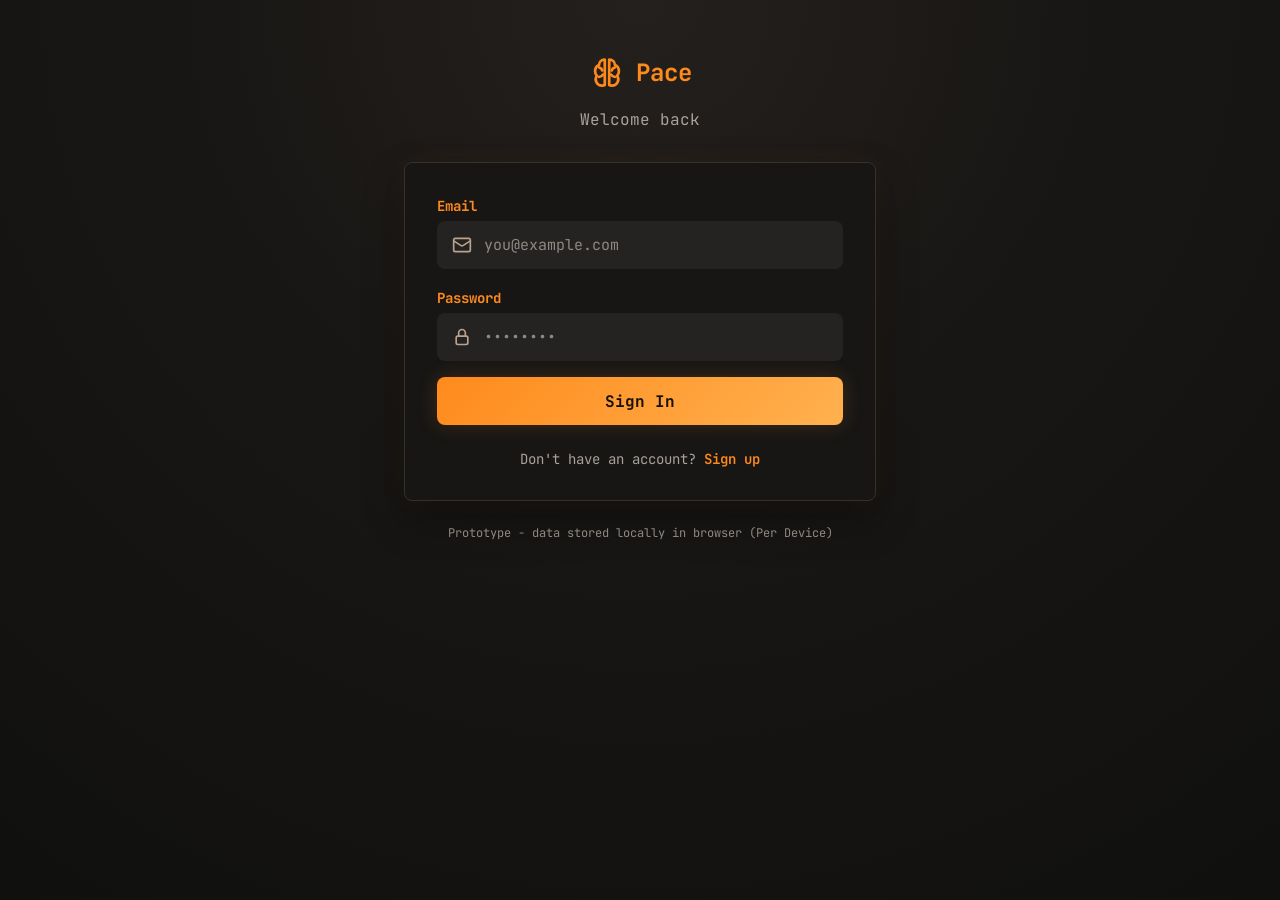
<file: index.html>
<!DOCTYPE html>
<html lang="en">
<head>
  <meta charset="UTF-8">
  <meta name="viewport" content="width=device-width, initial-scale=1.0">
  <title>Pace</title>
  <meta http-equiv="refresh" content="0; url=register.html">
</head>
<body>
  <script>
    window.location.replace("login.html");
  </script>
</body>
</html>
</file>
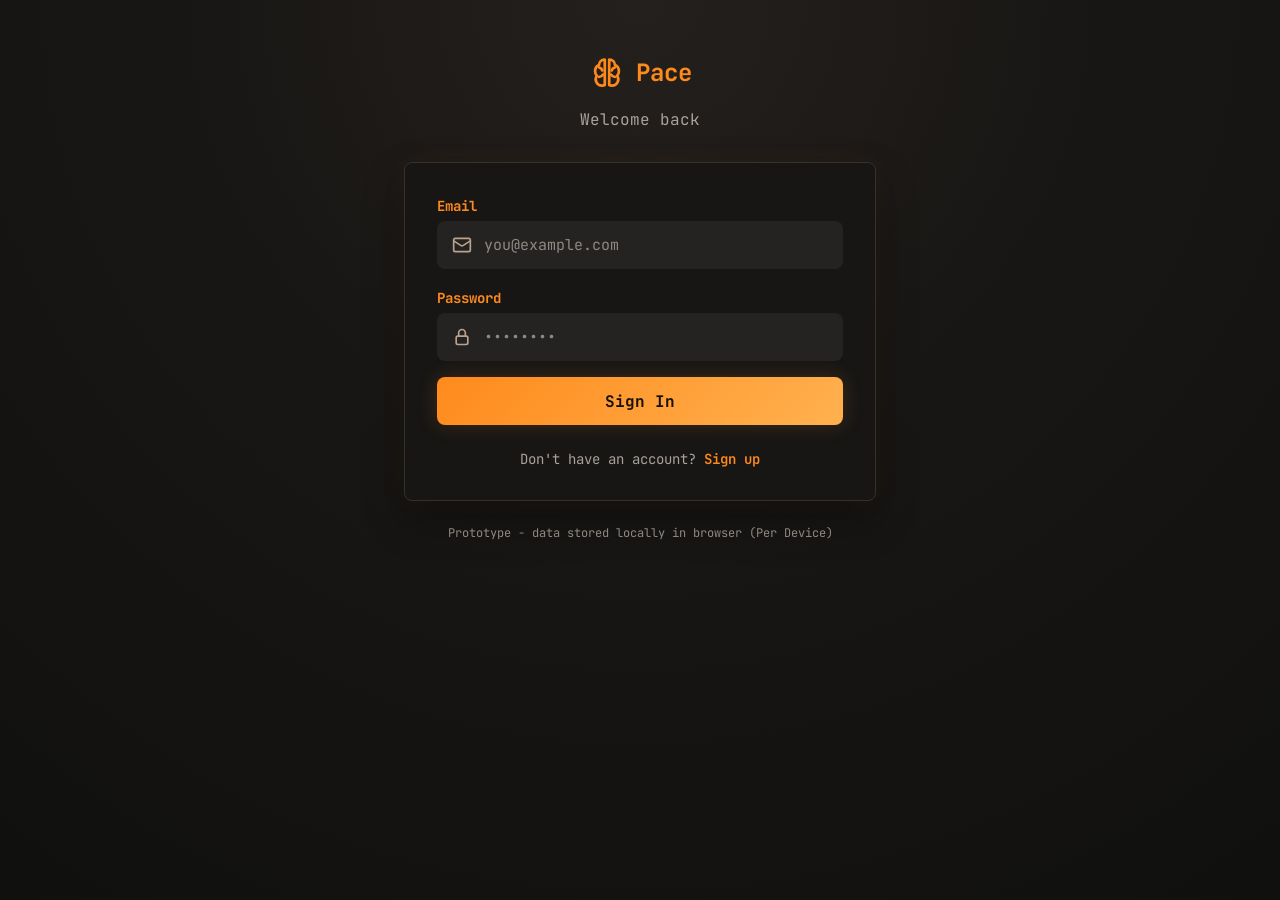
<file: dashboard.html>
<!DOCTYPE html>
<html lang="en">
<head>
  <meta charset="UTF-8">
  <meta name="viewport" content="width=device-width, initial-scale=1.0">
  <title>Pace | Dashboard</title>
  <link rel="stylesheet" href="css/dashboard.css">
</head>
<body class="app-body">
  <main class="app-page">
    <header class="app-header">
      <section class="brand app-brand" aria-label="Pace">
        <div class="brand-mark app-brand-mark" aria-hidden="true">
          <svg viewBox="0 0 48 48" role="img">
            <path d="M21 7c-4 0-7 3-7 7-3 1-5 4-5 8 0 2 .8 4 2.2 5.4A8 8 0 0 0 18 40c1.2 0 2.3-.3 3.2-.8V7.1L21 7Z"></path>
            <path d="M27 7c4 0 7 3 7 7 3 1 5 4 5 8 0 2-.8 4-2.2 5.4A8 8 0 0 1 30 40c-1.2 0-2.3-.3-3.2-.8V7.1L27 7Z"></path>
            <path d="M14 17c2 .4 3.4 1.7 4 3.8M14 29c2.2-.1 3.8-1.1 4.8-3M34 17c-2 .4-3.4 1.7-4 3.8M34 29c-2.2-.1-3.8-1.1-4.8-3"></path>
          </svg>
        </div>
        <h1>Pace</h1>
      </section>
      <p>Stress management &amp; productivity companion</p>
    </header>

    <section class="profile-card">
      <div class="profile-main">
        <div class="avatar" id="avatarInitial">M</div>
        <div>
          <h2 id="profileName">Mike</h2>
          <p id="profileEmail">Mike@gmail.com</p>
        </div>
      </div>
      <button class="icon-btn" id="logoutBtn" type="button" aria-label="Sign out">
        <svg viewBox="0 0 24 24" aria-hidden="true">
          <path d="M14 8V6a2 2 0 0 0-2-2H5a2 2 0 0 0-2 2v12a2 2 0 0 0 2 2h7a2 2 0 0 0 2-2v-2"></path>
          <path d="M9 12h12"></path>
          <path d="m18 9 3 3-3 3"></path>
        </svg>
      </button>
    </section>

    <section class="level-card">
      <div class="level-top">
        <div class="level-label">
          <svg viewBox="0 0 24 24" aria-hidden="true">
            <path d="M8 21h8"></path>
            <path d="M12 17v4"></path>
            <path d="M7 4h10v7a5 5 0 0 1-10 0V4Z"></path>
            <path d="M5 6H3v3a4 4 0 0 0 4 4"></path>
            <path d="M19 6h2v3a4 4 0 0 1-4 4"></path>
          </svg>
          <strong id="levelTitle">Level 1</strong>
        </div>
        <span id="xpText">0 / 100 XP</span>
      </div>
      <div class="progress-track" aria-hidden="true">
        <span id="xpBar"></span>
      </div>
    </section>

    <section class="stats-grid" aria-label="Progress stats">
      <article class="stat-card">
        <svg class="stat-orange" viewBox="0 0 24 24" aria-hidden="true">
          <path d="M8 21h8"></path>
          <path d="M12 17v4"></path>
          <path d="M7 4h10v7a5 5 0 0 1-10 0V4Z"></path>
          <path d="M5 6H3v3a4 4 0 0 0 4 4"></path>
          <path d="M19 6h2v3a4 4 0 0 1-4 4"></path>
        </svg>
        <strong id="completedCount">0</strong>
        <p>Tasks Completed</p>
      </article>
      <article class="stat-card">
        <svg class="stat-purple" viewBox="0 0 24 24" aria-hidden="true">
          <path d="m13 2-9 13h8l-1 7 9-13h-8l1-7Z"></path>
        </svg>
        <strong><span id="streakCount">1</span> days</strong>
        <p>Current Streak</p>
      </article>
      <article class="stat-card">
        <svg class="stat-blue" viewBox="0 0 24 24" aria-hidden="true">
          <path d="m12 2 3.1 6.3 6.9 1-5 4.9 1.2 6.8-6.2-3.3L5.8 21 7 14.2 2 9.3l6.9-1L12 2Z"></path>
        </svg>
        <strong id="levelCount">1</strong>
        <p>Level</p>
      </article>
    </section>

    <section class="stress-card" id="stressCard">
      <div class="stress-top">
        <div class="stress-title">
          <svg viewBox="0 0 24 24" aria-hidden="true">
            <path d="M3 12h4l2-8 4 16 2-8h6"></path>
          </svg>
          <strong>Stress Level</strong>
        </div>
        <strong id="stressLabel">Low</strong>
      </div>
      <div class="progress-track stress-track" aria-hidden="true">
        <span id="stressBar"></span>
      </div>
      <p id="stressMessage">Based on workload and deadlines</p>
    </section>

    <section class="fatigue-alert" id="fatigueAlert" hidden>
      <div class="fatigue-heading">
        <span class="fatigue-icon" aria-hidden="true">!</span>
        <strong>You seem mentally fatigued</strong>
      </div>
      <p id="fatigueIntro">Your current workload is high. Consider these:</p>
      <ul id="fatigueTips"></ul>
      <button class="fatigue-close" id="fatigueClose" type="button" aria-label="Dismiss alert">
        <svg viewBox="0 0 24 24" aria-hidden="true">
          <path d="M18 6 6 18"></path>
          <path d="m6 6 12 12"></path>
        </svg>
      </button>
    </section>

    <section class="task-card">
      <h2>Add New Task</h2>
      <form id="taskForm">
        <input type="text" id="taskTitle" placeholder="What needs to be done?" autocomplete="off">
        <div class="task-row">
          <input type="datetime-local" id="taskDeadline" aria-label="Task deadline">
          <button class="add-btn" type="submit">
            <span aria-hidden="true">+</span>
            Add
          </button>
        </div>
      </form>
    </section>

    <section class="controls" aria-label="Task filters">
      <div class="filter-label">
        <svg viewBox="0 0 24 24" aria-hidden="true">
          <path d="M3 4h18l-7 8v6l-4 2v-8L3 4Z"></path>
        </svg>
        <span>Filter:</span>
      </div>
      <div class="filter-tabs" id="filterTabs">
        <button class="filter-tab active" type="button" data-filter="all">All <span id="allCount">0</span></button>
        <button class="filter-tab" type="button" data-filter="active">Active <span id="activeCount">0</span></button>
        <button class="filter-tab" type="button" data-filter="completed">Completed <span id="doneCount">0</span></button>
      </div>
    </section>

    <section class="task-list" id="taskList" aria-live="polite">
      <p class="empty-state">No tasks yet. Add your first task above!</p>
    </section>
  </main>

  <script src="js/dashboard.js"></script>
</body>
</html>
</file>
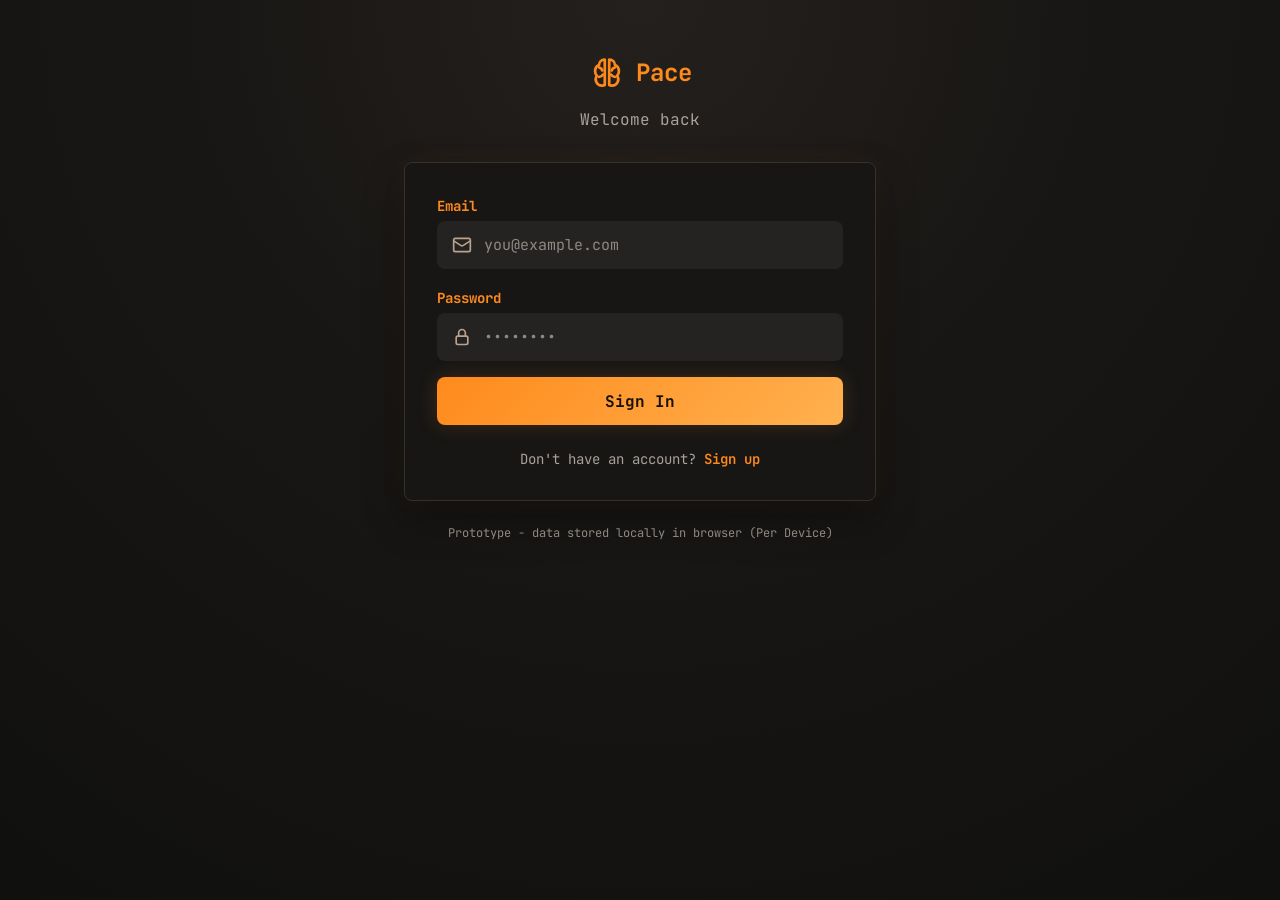
<file: login.html>
<!DOCTYPE html>
<html lang="en">
<head>
  <meta charset="UTF-8">
  <meta name="viewport" content="width=device-width, initial-scale=1.0">
  <title>Pace | Sign In</title>
  <link rel="stylesheet" href="css/login.css">
</head>
<body>
  <main class="auth-page">
    <section class="brand" aria-label="Pace">
      <div class="brand-mark" aria-hidden="true">
        <svg viewBox="0 0 48 48" role="img">
          <path d="M21 7c-4 0-7 3-7 7-3 1-5 4-5 8 0 2 .8 4 2.2 5.4A8 8 0 0 0 18 40c1.2 0 2.3-.3 3.2-.8V7.1L21 7Z"></path>
          <path d="M27 7c4 0 7 3 7 7 3 1 5 4 5 8 0 2-.8 4-2.2 5.4A8 8 0 0 1 30 40c-1.2 0-2.3-.3-3.2-.8V7.1L27 7Z"></path>
          <path d="M14 17c2 .4 3.4 1.7 4 3.8M14 29c2.2-.1 3.8-1.1 4.8-3M34 17c-2 .4-3.4 1.7-4 3.8M34 29c-2.2-.1-3.8-1.1-4.8-3"></path>
        </svg>
      </div>
      <h1>Pace</h1>
    </section>

    <p class="auth-subtitle">Welcome back</p>

    <form class="auth-card auth-card-small" id="loginForm" novalidate>
      <div class="alert" id="loginAlert" role="alert" hidden>
        <span aria-hidden="true">!</span>
        <p>Please enter your email and password</p>
      </div>

      <label class="field">
        <span>Email</span>
        <span class="input-wrap">
          <svg viewBox="0 0 24 24" aria-hidden="true">
            <path d="m22 7-8.9 5.7a2 2 0 0 1-2.2 0L2 7"></path>
            <rect x="2" y="4" width="20" height="16" rx="2"></rect>
          </svg>
          <input type="email" id="loginEmail" placeholder="you@example.com" autocomplete="email">
        </span>
      </label>

      <label class="field">
        <span>Password</span>
        <span class="input-wrap">
          <svg viewBox="0 0 24 24" aria-hidden="true">
            <rect x="5" y="11" width="14" height="10" rx="2"></rect>
            <path d="M8 11V7a4 4 0 0 1 8 0v4"></path>
          </svg>
          <input type="password" id="loginPassword" placeholder="&bull;&bull;&bull;&bull;&bull;&bull;&bull;&bull;" autocomplete="current-password">
        </span>
      </label>

      <button class="primary-btn" type="submit">Sign In</button>

      <p class="auth-link">Don't have an account? <a href="register.html">Sign up</a></p>
    </form>

    <p class="auth-note">Prototype - data stored locally in browser (Per Device)</p>
  </main>

  <script src="js/login.js"></script>
</body>
</html>
</file>
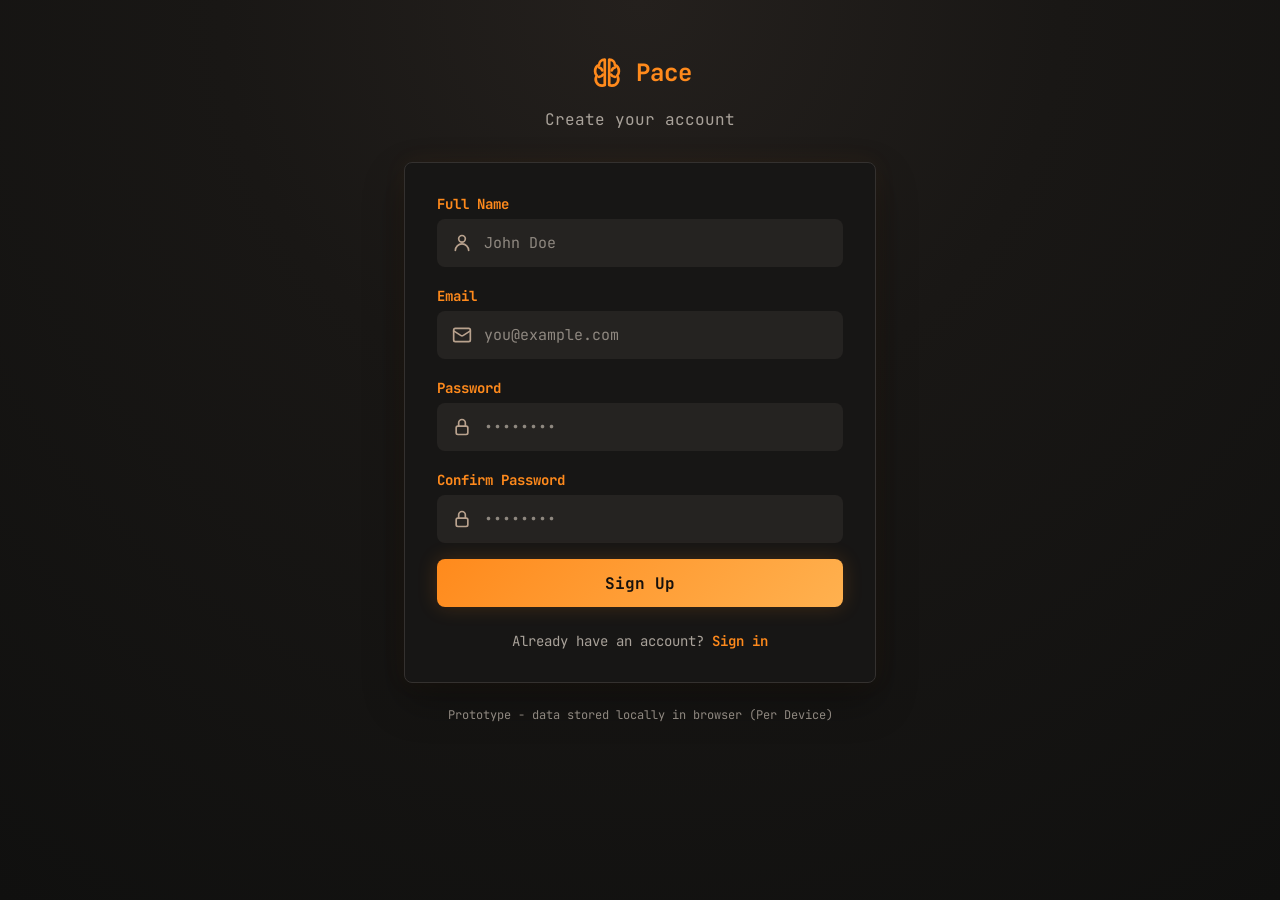
<file: register.html>
<!DOCTYPE html>
<html lang="en">
<head>
  <meta charset="UTF-8">
  <meta name="viewport" content="width=device-width, initial-scale=1.0">
  <title>Pace | Sign Up</title>
  <link rel="stylesheet" href="css/register.css">
</head>
<body>
  <main class="auth-page">
    <section class="brand" aria-label="Pace">
      <div class="brand-mark" aria-hidden="true">
        <svg viewBox="0 0 48 48" role="img">
          <path d="M21 7c-4 0-7 3-7 7-3 1-5 4-5 8 0 2 .8 4 2.2 5.4A8 8 0 0 0 18 40c1.2 0 2.3-.3 3.2-.8V7.1L21 7Z"></path>
          <path d="M27 7c4 0 7 3 7 7 3 1 5 4 5 8 0 2-.8 4-2.2 5.4A8 8 0 0 1 30 40c-1.2 0-2.3-.3-3.2-.8V7.1L27 7Z"></path>
          <path d="M14 17c2 .4 3.4 1.7 4 3.8M14 29c2.2-.1 3.8-1.1 4.8-3M34 17c-2 .4-3.4 1.7-4 3.8M34 29c-2.2-.1-3.8-1.1-4.8-3"></path>
        </svg>
      </div>
      <h1>Pace</h1>
    </section>

    <p class="auth-subtitle">Create your account</p>

    <form class="auth-card" id="signupForm" novalidate>
      <div class="alert" id="signupAlert" role="alert" hidden>
        <span aria-hidden="true">!</span>
        <p>Please fill in all fields</p>
      </div>

      <label class="field">
        <span>Full Name</span>
        <span class="input-wrap">
          <svg viewBox="0 0 24 24" aria-hidden="true">
            <path d="M20 21a8 8 0 0 0-16 0"></path>
            <circle cx="12" cy="7" r="4"></circle>
          </svg>
          <input type="text" id="signupName" placeholder="John Doe" autocomplete="name">
        </span>
      </label>

      <label class="field">
        <span>Email</span>
        <span class="input-wrap">
          <svg viewBox="0 0 24 24" aria-hidden="true">
            <path d="m22 7-8.9 5.7a2 2 0 0 1-2.2 0L2 7"></path>
            <rect x="2" y="4" width="20" height="16" rx="2"></rect>
          </svg>
          <input type="email" id="signupEmail" placeholder="you@example.com" autocomplete="email">
        </span>
      </label>

      <label class="field">
        <span>Password</span>
        <span class="input-wrap">
          <svg viewBox="0 0 24 24" aria-hidden="true">
            <rect x="5" y="11" width="14" height="10" rx="2"></rect>
            <path d="M8 11V7a4 4 0 0 1 8 0v4"></path>
          </svg>
          <input type="password" id="signupPassword" placeholder="&bull;&bull;&bull;&bull;&bull;&bull;&bull;&bull;" autocomplete="new-password">
        </span>
      </label>

      <label class="field">
        <span>Confirm Password</span>
        <span class="input-wrap">
          <svg viewBox="0 0 24 24" aria-hidden="true">
            <rect x="5" y="11" width="14" height="10" rx="2"></rect>
            <path d="M8 11V7a4 4 0 0 1 8 0v4"></path>
          </svg>
          <input type="password" id="signupConfirm" placeholder="&bull;&bull;&bull;&bull;&bull;&bull;&bull;&bull;" autocomplete="new-password">
        </span>
      </label>

      <button class="primary-btn" type="submit">Sign Up</button>

      <p class="auth-link">Already have an account? <a href="login.html">Sign in</a></p>
    </form>

    <p class="auth-note">Prototype - data stored locally in browser (Per Device)</p>
  </main>

  <script src="js/register.js"></script>
</body>
</html>
</file>
<file: css/dashboard.css>
@import url("https://fonts.googleapis.com/css2?family=JetBrains+Mono:wght@400;500;600;700&display=swap");

:root {
  --ink: #ff8a1c;
  --text: #ffb15c;
  --muted: #a9a29a;
  --line: #34312f;
  --surface: #171615;
  --surface-soft: #201d1a;
  --white: #ff8a1c;
}

* {
  box-sizing: border-box;
}

body {
  margin: 0;
  min-height: 100vh;
  color: var(--text);
  font-family: "JetBrains Mono", "SFMono-Regular", Consolas, "Liberation Mono", monospace;
  background: #10100f;
}

.app-page {
  width: min(100%, 912px);
  min-height: 100vh;
  margin: 0 auto;
  padding: 17px 24px 22px;
  background: #10100f;
}

.app-header {
  text-align: center;
}

.brand {
  display: flex;
  align-items: center;
  justify-content: center;
  gap: 7px;
}

.brand h1 {
  margin: 0;
  font-size: 21px;
  line-height: 1;
  font-weight: 700;
  letter-spacing: 0;
  color: var(--ink);
}

.brand-mark,
.brand-mark svg {
  width: 28px;
  height: 28px;
}

.brand-mark {
  display: grid;
  place-items: center;
}

.brand-mark svg {
  fill: none;
  stroke: var(--ink);
  stroke-linecap: round;
  stroke-linejoin: round;
  stroke-width: 3.8;
}

.app-header p {
  margin: 7px 0 24px;
  color: var(--muted);
  font-size: 14px;
}

.profile-card,
.level-card,
.stat-card,
.stress-card,
.task-card {
  border: 1px solid var(--line);
  border-radius: 8px;
  background: var(--surface);
}

.profile-card {
  min-height: 75px;
  padding: 12px;
  display: flex;
  align-items: center;
  justify-content: space-between;
  gap: 18px;
}

.profile-main {
  display: flex;
  align-items: center;
  gap: 12px;
  min-width: 0;
}

.avatar {
  width: 48px;
  height: 48px;
  border-radius: 50%;
  display: grid;
  place-items: center;
  flex: 0 0 auto;
  color: #16110d;
  background: linear-gradient(135deg, #ff8a1c, #ffd166);
  font-size: 16px;
  font-weight: 700;
}

.profile-card h2 {
  margin: 0 0 2px;
  font-size: 18px;
  line-height: 1.25;
}

.profile-card p {
  margin: 0;
  color: var(--muted);
  font-size: 13px;
}

.icon-btn {
  width: 40px;
  height: 40px;
  border: 0;
  border-radius: 8px;
  display: grid;
  place-items: center;
  flex: 0 0 auto;
  color: var(--ink);
  background: transparent;
  cursor: pointer;
}

.icon-btn:hover {
  background: rgba(255, 138, 28, 0.1);
}

.icon-btn svg,
.filter-label svg,
.stress-title svg,
.level-label svg,
.stat-card svg {
  fill: none;
  stroke: currentColor;
  stroke-linecap: round;
  stroke-linejoin: round;
  stroke-width: 2;
}

.icon-btn svg {
  width: 22px;
  height: 22px;
}

.level-card {
  margin-top: 16px;
  padding: 17px;
  background: linear-gradient(120deg, rgba(255, 138, 28, 0.1), rgba(82, 70, 60, 0.24));
}

.level-top,
.stress-top {
  display: flex;
  align-items: center;
  justify-content: space-between;
  gap: 16px;
}

.level-label,
.stress-title {
  display: flex;
  align-items: center;
  gap: 9px;
  font-size: 14px;
}

.level-label svg {
  width: 18px;
  height: 18px;
  color: #ff8a1c;
}

.level-top span {
  color: var(--muted);
  font-size: 12px;
}

.progress-track {
  height: 8px;
  margin-top: 11px;
  border-radius: 999px;
  overflow: hidden;
  background: #2b2825;
}

.progress-track span {
  width: 0%;
  height: 100%;
  border-radius: inherit;
  display: block;
  background: linear-gradient(90deg, #ff8a1c, #ffd166);
  transition: width 180ms ease;
}

.stats-grid {
  margin-top: 12px;
  display: grid;
  grid-template-columns: repeat(3, 1fr);
  gap: 8px;
}

.stat-card {
  min-height: 86px;
  padding: 13px 12px 11px;
  display: grid;
  justify-items: center;
  align-content: center;
  text-align: center;
}

.stat-card svg {
  width: 20px;
  height: 20px;
  margin-bottom: 5px;
}

.stat-orange {
  color: #ff9800;
}

.stat-purple {
  color: #a146ff;
}

.stat-blue {
  color: #2878ff;
}

.stat-card strong {
  font-size: 14px;
  line-height: 1.2;
}

.stat-card p {
  margin: 5px 0 0;
  color: var(--muted);
  font-size: 12px;
}

.stress-card {
  margin-top: 17px;
  padding: 16px;
  border-color: rgba(0, 185, 130, 0.35);
  background: rgba(0, 185, 130, 0.08);
}

.stress-title svg {
  width: 19px;
  height: 19px;
  color: #00b982;
}

#stressLabel {
  color: #00a878;
  font-size: 14px;
}

.stress-track {
  background: #252321;
}

.stress-track span {
  width: 0%;
  background: #00b982;
}

.stress-card p {
  margin: 12px 0 0;
  color: var(--muted);
  font-size: 12px;
}

.stress-card.medium {
  border-color: rgba(245, 158, 11, 0.44);
  background: rgba(245, 158, 11, 0.09);
}

.stress-card.medium #stressLabel,
.stress-card.medium .stress-title svg {
  color: #c47a00;
}

.stress-card.medium .stress-track span {
  background: #f59e0b;
}

.stress-card.high {
  border-color: rgba(255, 45, 85, 0.45);
  background: rgba(255, 45, 85, 0.09);
}

.stress-card.high #stressLabel,
.stress-card.high .stress-title svg {
  color: #e02d52;
}

.stress-card.high .stress-track span {
  background: #ff2d55;
}

.fatigue-alert {
  position: relative;
  margin-top: 16px;
  padding: 15px 48px 14px 16px;
  border: 1px solid #ffbf35;
  border-radius: 8px;
  color: #ffb15c;
  background: rgba(255, 138, 28, 0.08);
}

.fatigue-alert[hidden] {
  display: none;
}

.fatigue-heading {
  display: flex;
  align-items: center;
  gap: 10px;
  color: #ffb15c;
  font-size: 14px;
}

.fatigue-icon {
  width: 18px;
  height: 18px;
  border: 1.5px solid #ff7a00;
  border-radius: 50%;
  display: grid;
  place-items: center;
  flex: 0 0 auto;
  color: #ff7a00;
  font-size: 12px;
  font-weight: 700;
  line-height: 1;
}

.fatigue-alert p {
  margin: 6px 0 0 28px;
  font-size: 12px;
}

.fatigue-alert ul {
  margin: 9px 0 0 28px;
  padding: 0;
  display: grid;
  gap: 9px;
  list-style: none;
  font-size: 12px;
}

.fatigue-alert li {
  display: flex;
  align-items: center;
  gap: 9px;
}

.fatigue-alert li svg,
.fatigue-close svg {
  fill: none;
  stroke: currentColor;
  stroke-linecap: round;
  stroke-linejoin: round;
  stroke-width: 2;
}

.fatigue-alert li svg {
  width: 15px;
  height: 15px;
  flex: 0 0 auto;
}

.fatigue-close {
  position: absolute;
  top: 16px;
  right: 14px;
  width: 28px;
  height: 28px;
  border: 0;
  border-radius: 8px;
  display: grid;
  place-items: center;
  color: #ff7a00;
  background: transparent;
  cursor: pointer;
}

.fatigue-close:hover {
  background: rgba(255, 122, 0, 0.08);
}

.fatigue-close svg {
  width: 18px;
  height: 18px;
}

.task-card {
  margin-top: 16px;
  padding: 16px;
}

.task-card h2 {
  margin: 0 0 13px;
  font-size: 16px;
}

.task-card input {
  width: 100%;
  min-width: 0;
  height: 50px;
  padding: 0 16px;
  border: 1px solid #34312f;
  border-radius: 8px;
  outline: 0;
  color: #ffd0a0;
  background: #252321;
  font: inherit;
  font-size: 15px;
}

.task-card input::placeholder {
  color: #8f8880;
  opacity: 1;
}

#taskTitle {
  margin-bottom: 8px;
}

.task-row {
  display: grid;
  grid-template-columns: 1fr 95px;
  gap: 8px;
}

.add-btn {
  height: 39px;
  align-self: center;
  border: 0;
  border-radius: 8px;
  display: inline-flex;
  align-items: center;
  justify-content: center;
  gap: 9px;
  color: #16110d;
  background: linear-gradient(135deg, #ff8a1c, #ffb14f);
  cursor: pointer;
  font: inherit;
  font-weight: 700;
}

.add-btn span {
  font-size: 26px;
  line-height: 1;
  font-weight: 400;
}

.controls {
  margin-top: 15px;
}

.filter-label {
  display: flex;
  align-items: center;
  gap: 8px;
  color: var(--muted);
  font-size: 13px;
}

.filter-label svg {
  width: 18px;
  height: 18px;
}

.filter-tabs {
  margin-top: 9px;
  display: grid;
  grid-template-columns: repeat(3, 1fr);
  gap: 8px;
}

.filter-tab {
  min-height: 63px;
  border: 0;
  border-radius: 8px;
  display: grid;
  place-items: center;
  gap: 4px;
  color: var(--muted);
  background: #252321;
  cursor: pointer;
  font: inherit;
  font-size: 14px;
  font-weight: 700;
}

.filter-tab span {
  font-size: 12px;
  font-weight: 500;
}

.filter-tab.active {
  color: #16110d;
  background: linear-gradient(135deg, #ff8a1c, #ffb14f);
}

.task-list {
  margin-top: 18px;
  display: grid;
  gap: 10px;
}

.empty-state {
  margin: 47px 0 0;
  color: var(--muted);
  text-align: center;
  font-size: 16px;
}

.task-item {
  padding: 13px 14px;
  border: 1px solid var(--line);
  border-radius: 8px;
  display: grid;
  grid-template-columns: auto 1fr auto;
  align-items: center;
  gap: 12px;
  background: var(--surface);
}

.task-actions {
  display: inline-flex;
  align-items: center;
  justify-content: flex-end;
  gap: 8px;
}

.task-check {
  width: 22px;
  height: 22px;
  accent-color: var(--ink);
}

.task-item h3 {
  margin: 0 0 4px;
  font-size: 15px;
}

.task-item p {
  margin: 0;
  color: var(--muted);
  font-size: 12px;
}

.task-item.done h3 {
  color: #8f8880;
  text-decoration: line-through;
}

.task-pill {
  padding: 5px 8px;
  border-radius: 999px;
  color: #c7beb4;
  background: #252321;
  font-size: 12px;
  font-weight: 700;
}

.task-pill.soon {
  color: #ffbd63;
  background: rgba(245, 158, 11, 0.14);
}

.task-pill.overdue {
  color: #ff6b8a;
  background: rgba(255, 45, 85, 0.14);
}

.task-delete {
  width: 32px;
  height: 32px;
  border: 1px solid rgba(255, 45, 85, 0.2);
  border-radius: 8px;
  display: grid;
  place-items: center;
  color: #ff6b8a;
  background: rgba(255, 45, 85, 0.08);
  cursor: pointer;
}

.task-delete:hover,
.task-delete:focus-visible {
  border-color: rgba(255, 45, 85, 0.48);
  background: rgba(255, 45, 85, 0.16);
}

.task-delete svg {
  width: 17px;
  height: 17px;
  fill: none;
  stroke: currentColor;
  stroke-linecap: round;
  stroke-linejoin: round;
  stroke-width: 2;
}

@media (max-width: 560px) {
  .app-page {
    padding: 17px 16px 24px;
  }

  .stats-grid,
  .filter-tabs {
    grid-template-columns: 1fr;
  }

  .task-row {
    grid-template-columns: 1fr;
  }

  .add-btn {
    width: 100%;
    height: 46px;
  }

  .task-item {
    grid-template-columns: auto 1fr;
  }

  .task-actions {
    grid-column: 2;
    justify-self: start;
  }
}
</file>
<file: css/login.css>
@import url("register.css");
</file>
<file: css/register.css>
@import url("https://fonts.googleapis.com/css2?family=JetBrains+Mono:wght@400;500;600;700&display=swap");

:root {
  --ink: #ff8a1c;
  --text: #ffb15c;
  --muted: #a9a29a;
  --line: #34312f;
  --field: #252321;
  --page-a: #10100f;
  --page-b: #191715;
  --danger: #ff2d55;
  --danger-bg: rgba(255, 45, 85, 0.12);
  --surface: #171615;
  --white: #ff8a1c;
}

* {
  box-sizing: border-box;
}

body {
  margin: 0;
  min-height: 100vh;
  color: var(--text);
  font-family: "JetBrains Mono", "SFMono-Regular", Consolas, "Liberation Mono", monospace;
  background: radial-gradient(circle at top, #24201d 0%, var(--page-b) 38%, var(--page-a) 100%);
}

a {
  color: var(--ink);
  font-weight: 600;
  text-decoration: none;
}

a:hover {
  text-decoration: underline;
}

.auth-page {
  width: min(100%, 520px);
  min-height: 100vh;
  margin: 0 auto;
  padding: 54px 24px 30px;
}

.brand {
  display: flex;
  align-items: center;
  justify-content: center;
  gap: 10px;
}

.brand h1 {
  margin: 0;
  font-size: 24px;
  line-height: 1;
  font-weight: 700;
  letter-spacing: 0;
  color: var(--ink);
}

.brand-mark {
  width: 38px;
  height: 38px;
  display: grid;
  place-items: center;
}

.brand-mark svg {
  width: 38px;
  height: 38px;
  fill: none;
  stroke: var(--ink);
  stroke-linecap: round;
  stroke-linejoin: round;
  stroke-width: 3.4;
}

.auth-subtitle {
  margin: 17px 0 32px;
  text-align: center;
  color: var(--muted);
  font-size: 16px;
}

.auth-card {
  width: 100%;
  padding: 32px;
  border: 1px solid var(--line);
  border-radius: 8px;
  background: rgba(23, 22, 21, 0.96);
  box-shadow: 0 18px 42px rgba(0, 0, 0, 0.32), 0 0 24px rgba(255, 138, 28, 0.06);
}

.auth-card-small {
  padding-top: 34px;
}

.alert {
  min-height: 46px;
  margin-bottom: 21px;
  padding: 12px 14px;
  border: 1px solid rgba(255, 45, 85, 0.48);
  border-radius: 8px;
  display: flex;
  align-items: center;
  gap: 10px;
  color: var(--danger);
  background: var(--danger-bg);
  font-size: 14px;
}

.alert[hidden] {
  display: none;
}

.alert span {
  width: 15px;
  height: 15px;
  border: 1.5px solid currentColor;
  border-radius: 50%;
  display: grid;
  place-items: center;
  font-size: 11px;
  font-weight: 700;
  line-height: 1;
}

.alert p {
  margin: 0;
}

.field {
  display: block;
  margin-top: 20px;
}

.field:first-of-type {
  margin-top: 0;
}

.field > span:first-child {
  display: block;
  margin-bottom: 6px;
  color: var(--ink);
  font-size: 14px;
  font-weight: 700;
}

.input-wrap {
  height: 48px;
  padding: 0 14px;
  border: 1px solid transparent;
  border-radius: 8px;
  display: flex;
  align-items: center;
  gap: 10px;
  background: var(--field);
  transition: border-color 160ms ease, box-shadow 160ms ease, background 160ms ease;
}

.input-wrap:focus-within {
  border-color: rgba(255, 138, 28, 0.72);
  background: #2b2724;
  box-shadow: 0 0 0 4px rgba(255, 138, 28, 0.12);
}

.input-wrap svg {
  width: 20px;
  height: 20px;
  flex: 0 0 auto;
  fill: none;
  stroke: #b9a28e;
  stroke-linecap: round;
  stroke-linejoin: round;
  stroke-width: 2;
}

input {
  width: 100%;
  min-width: 0;
  border: 0;
  outline: 0;
  color: #ffd0a0;
  background: transparent;
  font: inherit;
  font-size: 15px;
}

input::placeholder {
  color: #8f8880;
  opacity: 1;
}

.primary-btn {
  width: 100%;
  height: 48px;
  margin-top: 16px;
  border: 0;
  border-radius: 8px;
  color: #16110d;
  background: linear-gradient(135deg, #ff8a1c, #ffb14f);
  box-shadow: 0 0 20px rgba(255, 138, 28, 0.18);
  cursor: pointer;
  font: inherit;
  font-weight: 700;
}

.primary-btn:hover,
.primary-btn:focus-visible {
  background: linear-gradient(135deg, #ff9a35, #ffc071);
}

.auth-link {
  margin: 25px 0 0;
  color: var(--muted);
  text-align: center;
  font-size: 14px;
}

.auth-note {
  margin: 24px 0 0;
  color: #8f8880;
  text-align: center;
  font-size: 12px;
}

@media (max-width: 560px) {
  .auth-page {
    padding: 38px 18px 24px;
  }

  .auth-card {
    padding: 24px 20px;
  }
}
</file>
